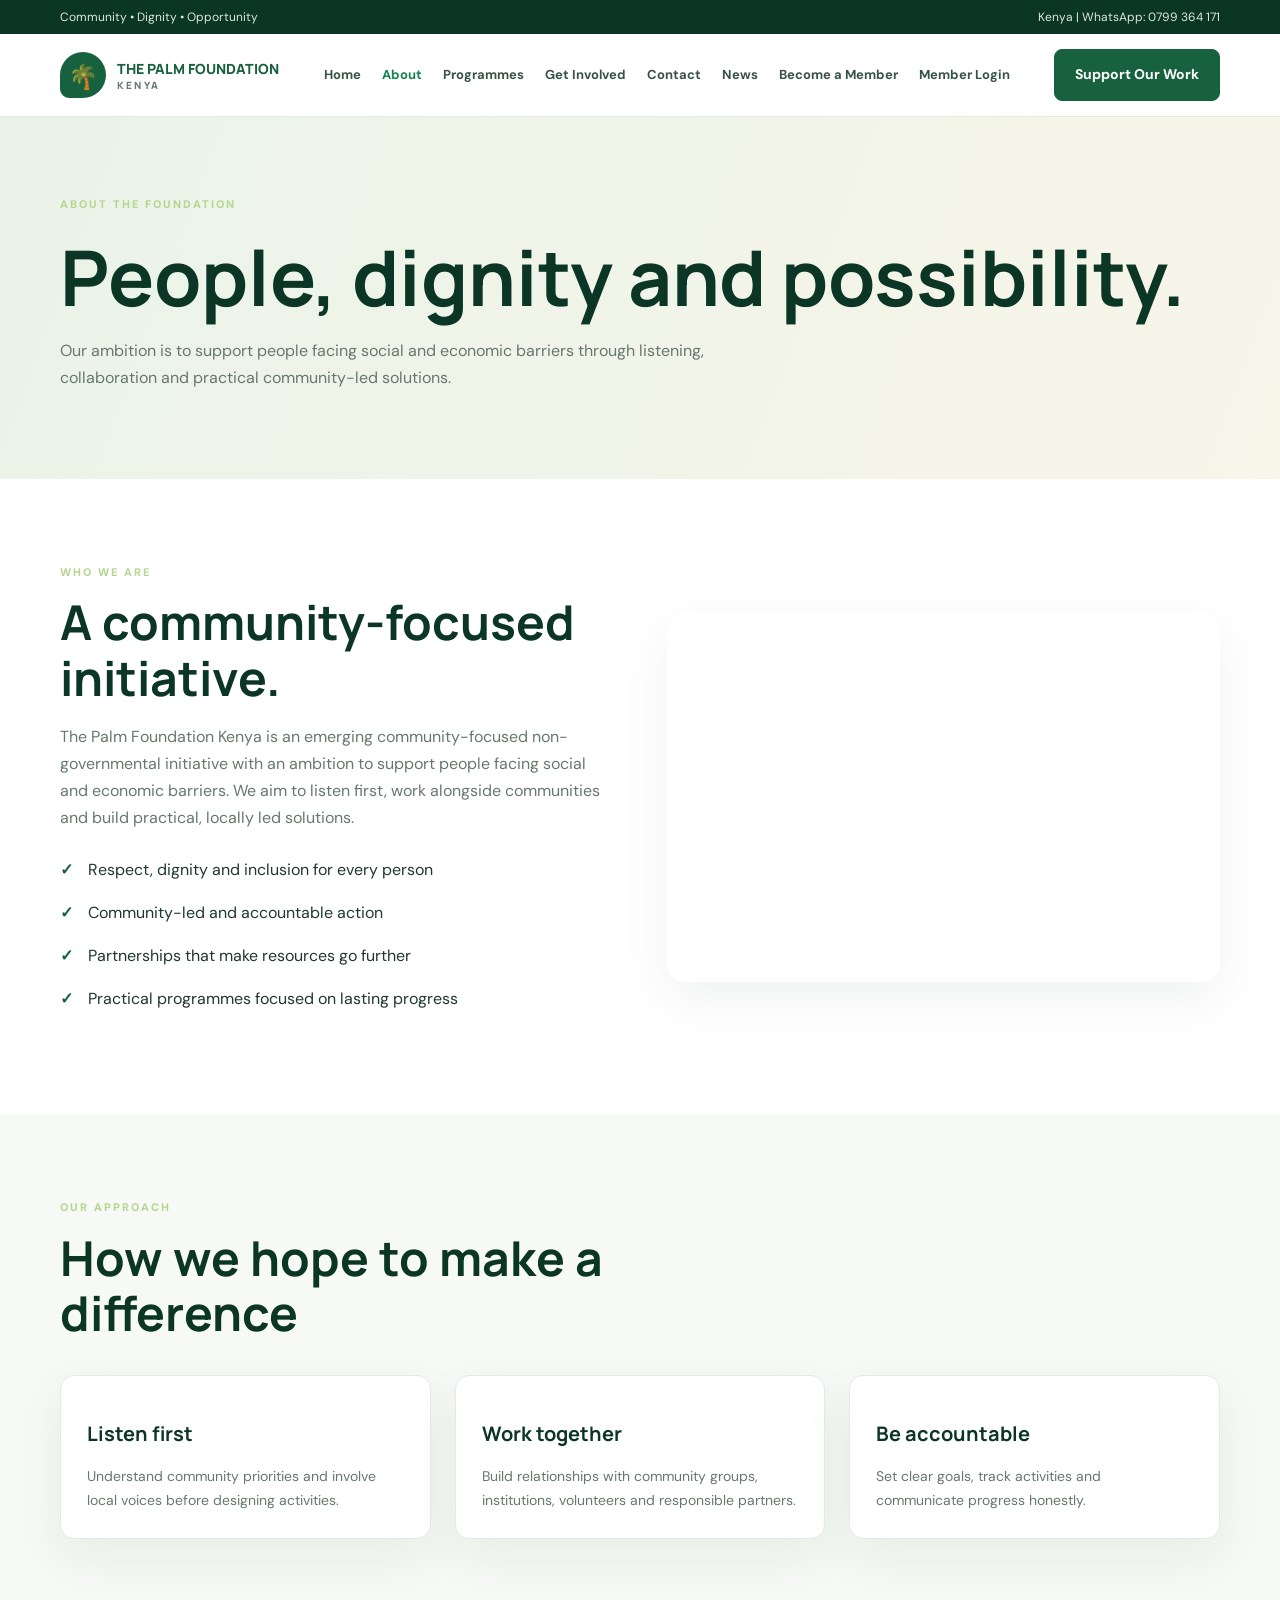
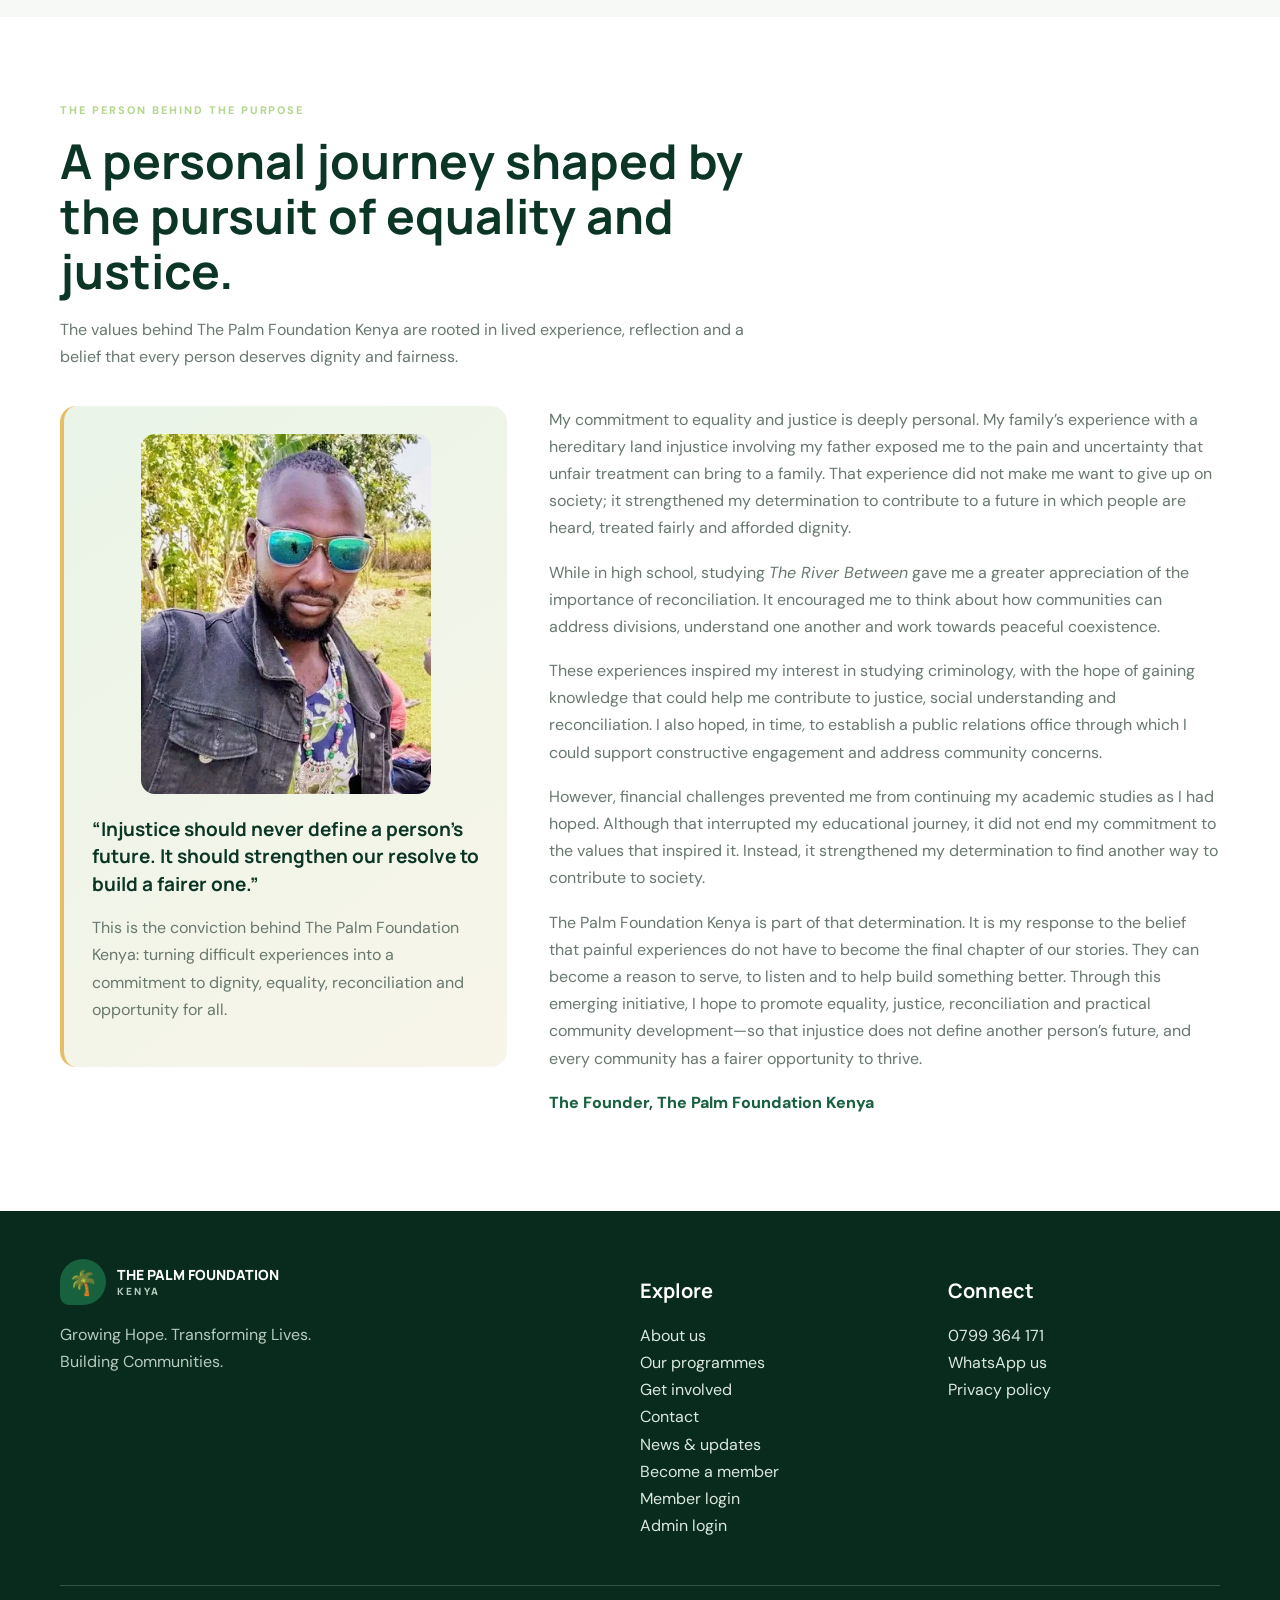
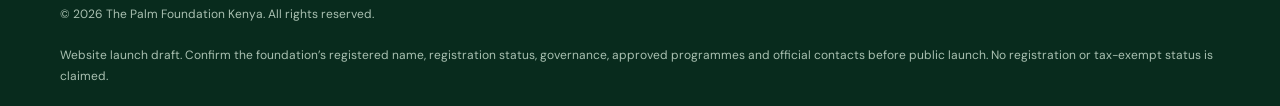
<file: about.html>
<!doctype html><html lang="en"><head><meta charset="utf-8"><meta name="viewport" content="width=device-width,initial-scale=1"><meta name="description" content="Learn about The Palm Foundation Kenya, its community-first approach and the founder’s story."><meta name="theme-color" content="#17613f"><meta property="og:type" content="website"><meta property="og:title" content="About Us | The Palm Foundation Kenya"><meta property="og:description" content="Learn about The Palm Foundation Kenya, its community-first approach and the founder’s story."><title>About Us | The Palm Foundation Kenya</title><link rel="icon" href="favicon.svg" type="image/svg+xml"><link rel="stylesheet" href="css/style.css"></head><body><div class="topbar"><div class="wrap"><span>Community • Dignity • Opportunity</span><span>Kenya | WhatsApp: 0799 364 171</span></div></div><header class="site-header"><div class="wrap nav"><a class="brand" href="index.html"><span class="mark">🌴</span><span>THE PALM FOUNDATION<small>KENYA</small></span></a><nav class="navlinks" aria-label="Main navigation"><a href="index.html" >Home</a><a href="about.html" aria-current="page">About</a><a href="programs.html" >Programmes</a><a href="get-involved.html" >Get Involved</a><a href="contact.html" >Contact</a><a href="news.html">News</a><a href="member/register.html">Become a Member</a><a href="member/login.html">Member Login</a></nav><a class="btn" href="get-involved.html">Support Our Work</a><button class="menu" aria-label="Toggle navigation" aria-expanded="false">☰</button></div></header><main><section class="page-hero"><div class="wrap"><span class="tag">About the foundation</span><h1>People, dignity and possibility.</h1><p>Our ambition is to support people facing social and economic barriers through listening, collaboration and practical community-led solutions.</p></div></section><section class="section"><div class="wrap grid2"><div><span class="tag">Who we are</span><h2>A community-focused initiative.</h2><p>The Palm Foundation Kenya is an emerging community-focused non-governmental initiative with an ambition to support people facing social and economic barriers. We aim to listen first, work alongside communities and build practical, locally led solutions.</p><ul class="checks"><li>Respect, dignity and inclusion for every person</li><li>Community-led and accountable action</li><li>Partnerships that make resources go further</li><li>Practical programmes focused on lasting progress</li></ul></div><div class="photo" role="img" aria-label="Community members working together"></div></div></section><section class="section soft"><div class="wrap"><div class="section-head"><span class="tag">Our approach</span><h2>How we hope to make a difference</h2></div><div class="three"><article class="card"><h3>Listen first</h3><p>Understand community priorities and involve local voices before designing activities.</p></article><article class="card"><h3>Work together</h3><p>Build relationships with community groups, institutions, volunteers and responsible partners.</p></article><article class="card"><h3>Be accountable</h3><p>Set clear goals, track activities and communicate progress honestly.</p></article></div></div></section><section class="section"><div class="wrap"><div class="section-head"><span class="tag">The person behind the purpose</span><h2>A personal journey shaped by the pursuit of equality and justice.</h2><p>The values behind The Palm Foundation Kenya are rooted in lived experience, reflection and a belief that every person deserves dignity and fairness.</p></div><div class="founder"><div class="founder-card"><img src="images/founder.jpg" alt="Founder of The Palm Foundation Kenya"><blockquote>“Injustice should never define a person’s future. It should strengthen our resolve to build a fairer one.”</blockquote><p>This is the conviction behind The Palm Foundation Kenya: turning difficult experiences into a commitment to dignity, equality, reconciliation and opportunity for all.</p></div><div class="founder-copy"><p>My commitment to equality and justice is deeply personal. My family’s experience with a hereditary land injustice involving my father exposed me to the pain and uncertainty that unfair treatment can bring to a family. That experience did not make me want to give up on society; it strengthened my determination to contribute to a future in which people are heard, treated fairly and afforded dignity.</p><p>While in high school, studying <em>The River Between</em> gave me a greater appreciation of the importance of reconciliation. It encouraged me to think about how communities can address divisions, understand one another and work towards peaceful coexistence.</p><p>These experiences inspired my interest in studying criminology, with the hope of gaining knowledge that could help me contribute to justice, social understanding and reconciliation. I also hoped, in time, to establish a public relations office through which I could support constructive engagement and address community concerns.</p><p>However, financial challenges prevented me from continuing my academic studies as I had hoped. Although that interrupted my educational journey, it did not end my commitment to the values that inspired it. Instead, it strengthened my determination to find another way to contribute to society.</p><p>The Palm Foundation Kenya is part of that determination. It is my response to the belief that painful experiences do not have to become the final chapter of our stories. They can become a reason to serve, to listen and to help build something better. Through this emerging initiative, I hope to promote equality, justice, reconciliation and practical community development—so that injustice does not define another person’s future, and every community has a fairer opportunity to thrive.</p><p class="signature">The Founder, The Palm Foundation Kenya</p></div></div></div></section></main><footer class="site-footer"><div class="wrap"><div class="footer-grid"><div><a class="brand" href="index.html" style="color:white"><span class="mark">🌴</span><span style="color:white">THE PALM FOUNDATION<small style="color:#b7cabe">KENYA</small></span></a><p>Growing Hope. Transforming Lives.<br>Building Communities.</p></div><div><h3>Explore</h3><p><a href="about.html">About us</a><br><a href="programs.html">Our programmes</a><br><a href="get-involved.html">Get involved</a><br><a href="contact.html">Contact</a><br><a href="news.html">News & updates</a><br><a href="member/register.html">Become a member</a><br><a href="member/login.html">Member login</a><br><a href="admin/login.html">Admin login</a></p></div><div><h3>Connect</h3><p><a href="tel:+254799364171">0799 364 171</a><br><a href="https://wa.me/254799364171">WhatsApp us</a><br><a href="privacy-policy.html">Privacy policy</a></p></div></div><div class="copyright">© <span data-year></span> The Palm Foundation Kenya. All rights reserved.<br><br>Website launch draft. Confirm the foundation’s registered name, registration status, governance, approved programmes and official contacts before public launch. No registration or tax-exempt status is claimed.</div></div></footer><script src="js/script.js"></script></body></html>
</file>
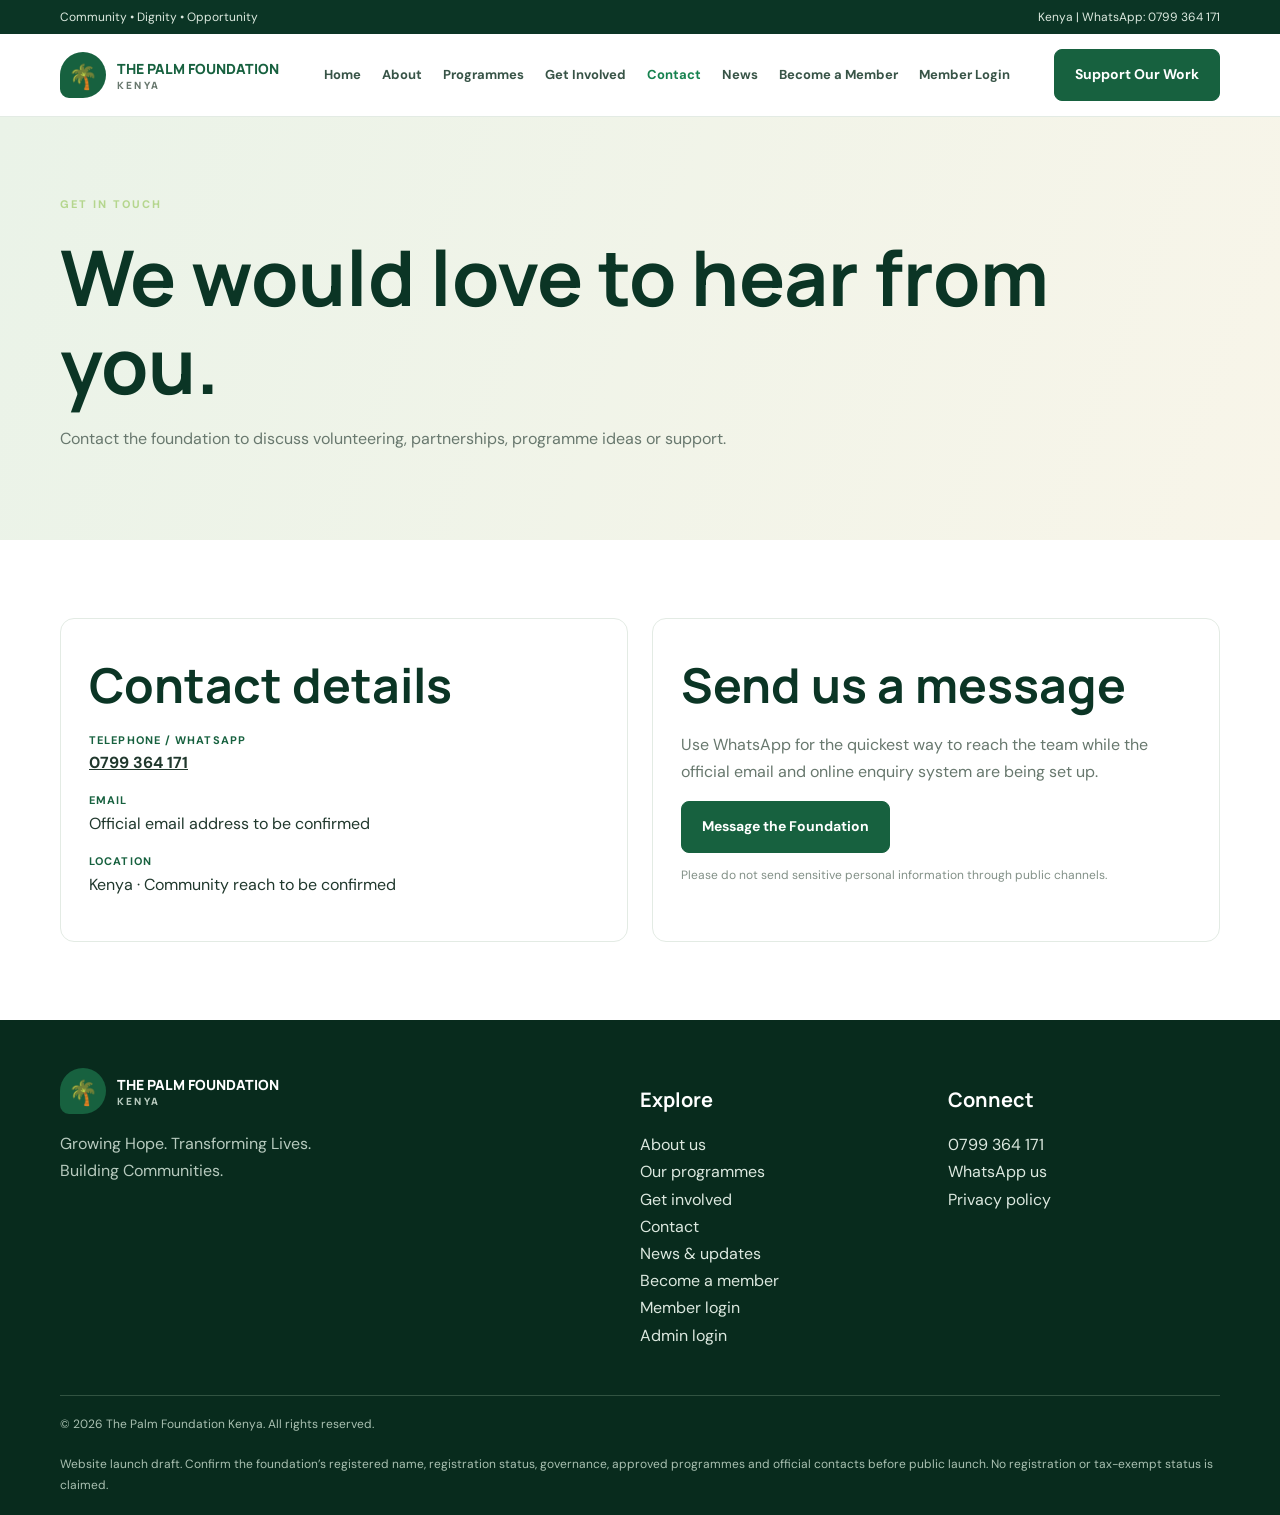
<file: contact.html>
<!doctype html><html lang="en"><head><meta charset="utf-8"><meta name="viewport" content="width=device-width,initial-scale=1"><meta name="description" content="Contact The Palm Foundation Kenya about volunteering, partnerships and enquiries."><meta name="theme-color" content="#17613f"><meta property="og:type" content="website"><meta property="og:title" content="Contact Us | The Palm Foundation Kenya"><meta property="og:description" content="Contact The Palm Foundation Kenya about volunteering, partnerships and enquiries."><title>Contact Us | The Palm Foundation Kenya</title><link rel="icon" href="favicon.svg" type="image/svg+xml"><link rel="stylesheet" href="css/style.css"></head><body><div class="topbar"><div class="wrap"><span>Community • Dignity • Opportunity</span><span>Kenya | WhatsApp: 0799 364 171</span></div></div><header class="site-header"><div class="wrap nav"><a class="brand" href="index.html"><span class="mark">🌴</span><span>THE PALM FOUNDATION<small>KENYA</small></span></a><nav class="navlinks" aria-label="Main navigation"><a href="index.html" >Home</a><a href="about.html" >About</a><a href="programs.html" >Programmes</a><a href="get-involved.html" >Get Involved</a><a href="contact.html" aria-current="page">Contact</a><a href="news.html">News</a><a href="member/register.html">Become a Member</a><a href="member/login.html">Member Login</a></nav><a class="btn" href="get-involved.html">Support Our Work</a><button class="menu" aria-label="Toggle navigation" aria-expanded="false">☰</button></div></header><main><section class="page-hero"><div class="wrap"><span class="tag">Get in touch</span><h1>We would love to hear from you.</h1><p>Contact the foundation to discuss volunteering, partnerships, programme ideas or support.</p></div></section><section class="section"><div class="wrap contact-grid"><div class="contact-box"><h2>Contact details</h2><div class="contact-line"><b>Telephone / WhatsApp</b><a href="tel:+254799364171">0799 364 171</a></div><div class="contact-line"><b>Email</b><span>Official email address to be confirmed</span></div><div class="contact-line"><b>Location</b><span>Kenya · Community reach to be confirmed</span></div></div><div class="contact-box"><h2>Send us a message</h2><p>Use WhatsApp for the quickest way to reach the team while the official email and online enquiry system are being set up.</p><a class="btn" href="https://wa.me/254799364171?text=Hello%2C%20I%20would%20like%20to%20contact%20The%20Palm%20Foundation%20Kenya.">Message the Foundation</a><p class="notice">Please do not send sensitive personal information through public channels.</p></div></div></section></main><footer class="site-footer"><div class="wrap"><div class="footer-grid"><div><a class="brand" href="index.html" style="color:white"><span class="mark">🌴</span><span style="color:white">THE PALM FOUNDATION<small style="color:#b7cabe">KENYA</small></span></a><p>Growing Hope. Transforming Lives.<br>Building Communities.</p></div><div><h3>Explore</h3><p><a href="about.html">About us</a><br><a href="programs.html">Our programmes</a><br><a href="get-involved.html">Get involved</a><br><a href="contact.html">Contact</a><br><a href="news.html">News & updates</a><br><a href="member/register.html">Become a member</a><br><a href="member/login.html">Member login</a><br><a href="admin/login.html">Admin login</a></p></div><div><h3>Connect</h3><p><a href="tel:+254799364171">0799 364 171</a><br><a href="https://wa.me/254799364171">WhatsApp us</a><br><a href="privacy-policy.html">Privacy policy</a></p></div></div><div class="copyright">© <span data-year></span> The Palm Foundation Kenya. All rights reserved.<br><br>Website launch draft. Confirm the foundation’s registered name, registration status, governance, approved programmes and official contacts before public launch. No registration or tax-exempt status is claimed.</div></div></footer><script src="js/script.js"></script></body></html>
</file>
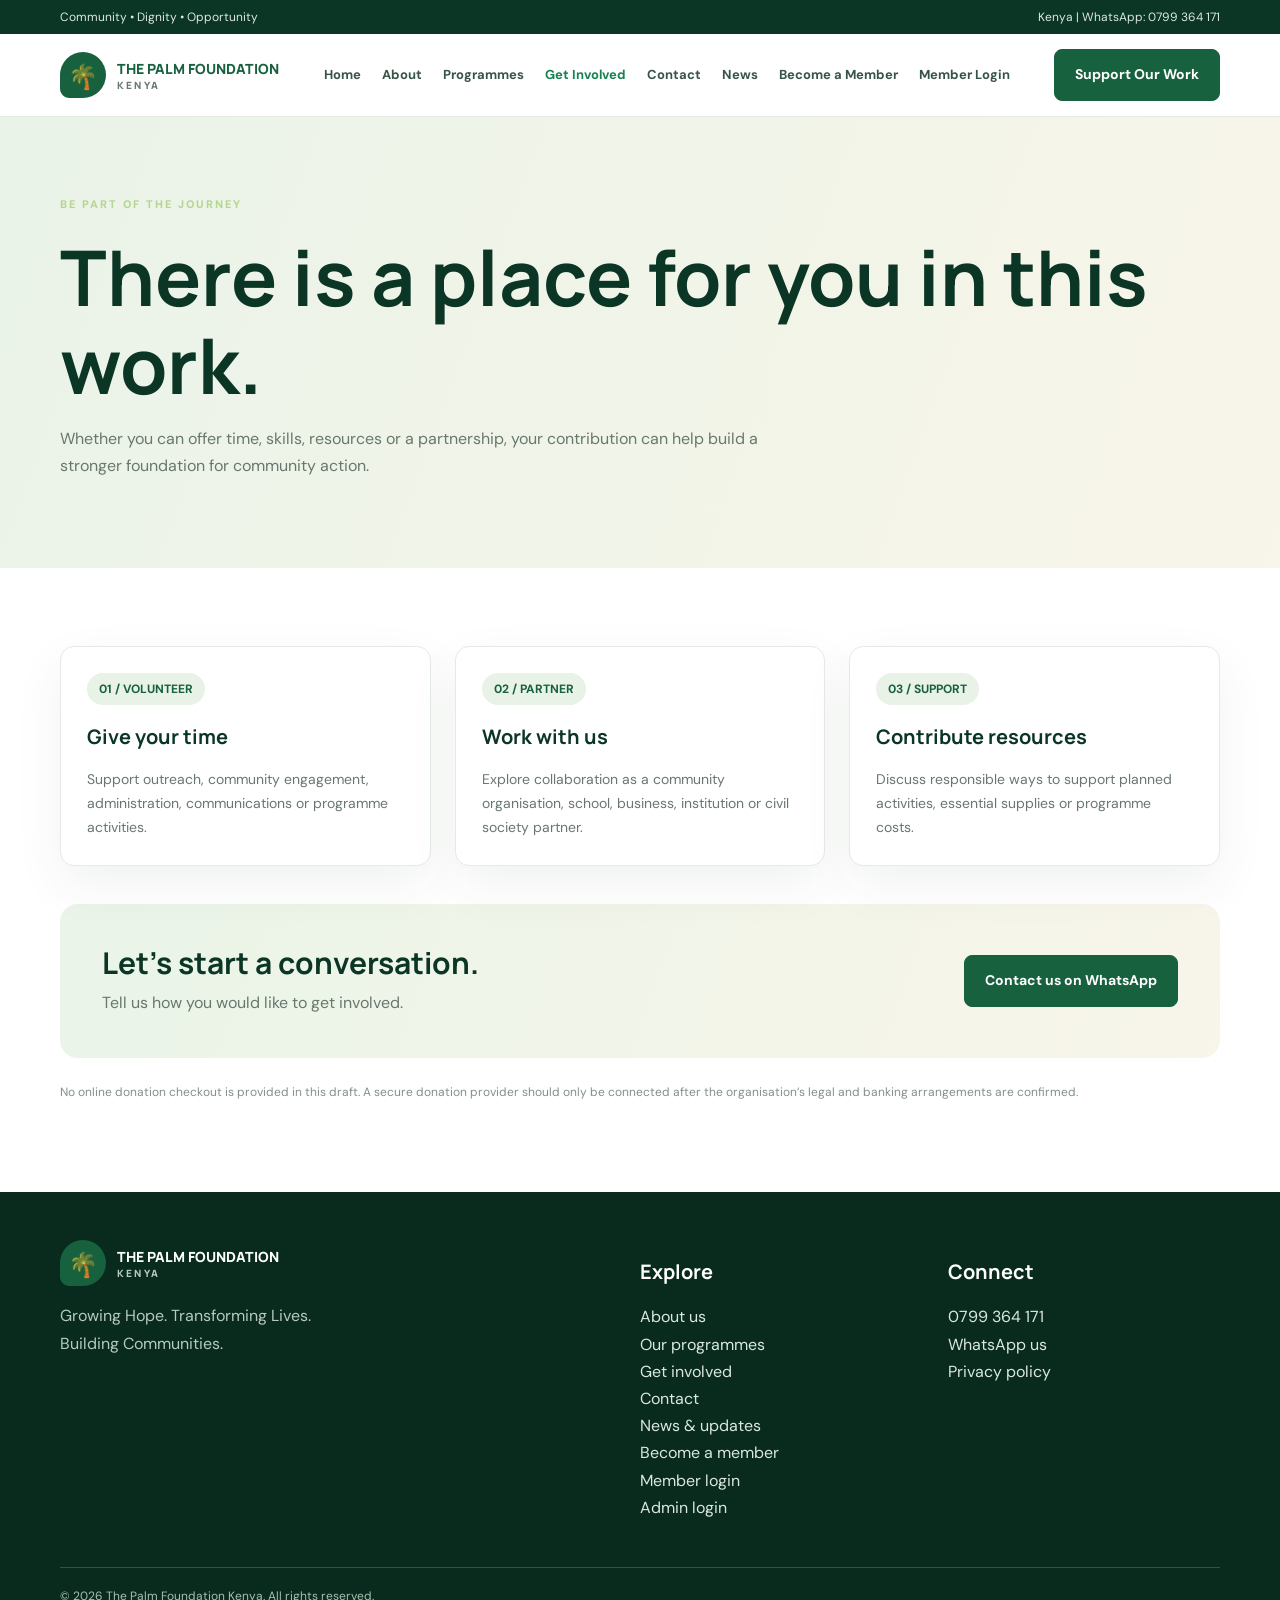
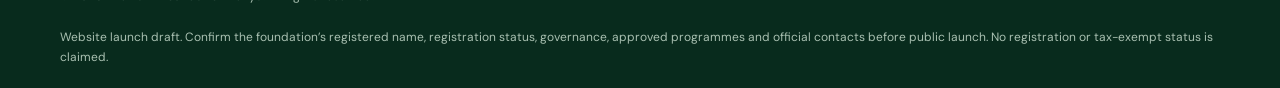
<file: get-involved.html>
<!doctype html><html lang="en"><head><meta charset="utf-8"><meta name="viewport" content="width=device-width,initial-scale=1"><meta name="description" content="Find out how to volunteer, partner or support The Palm Foundation Kenya."><meta name="theme-color" content="#17613f"><meta property="og:type" content="website"><meta property="og:title" content="Get Involved | The Palm Foundation Kenya"><meta property="og:description" content="Find out how to volunteer, partner or support The Palm Foundation Kenya."><title>Get Involved | The Palm Foundation Kenya</title><link rel="icon" href="favicon.svg" type="image/svg+xml"><link rel="stylesheet" href="css/style.css"></head><body><div class="topbar"><div class="wrap"><span>Community • Dignity • Opportunity</span><span>Kenya | WhatsApp: 0799 364 171</span></div></div><header class="site-header"><div class="wrap nav"><a class="brand" href="index.html"><span class="mark">🌴</span><span>THE PALM FOUNDATION<small>KENYA</small></span></a><nav class="navlinks" aria-label="Main navigation"><a href="index.html" >Home</a><a href="about.html" >About</a><a href="programs.html" >Programmes</a><a href="get-involved.html" aria-current="page">Get Involved</a><a href="contact.html" >Contact</a><a href="news.html">News</a><a href="member/register.html">Become a Member</a><a href="member/login.html">Member Login</a></nav><a class="btn" href="get-involved.html">Support Our Work</a><button class="menu" aria-label="Toggle navigation" aria-expanded="false">☰</button></div></header><main><section class="page-hero"><div class="wrap"><span class="tag">Be part of the journey</span><h1>There is a place for you in this work.</h1><p>Whether you can offer time, skills, resources or a partnership, your contribution can help build a stronger foundation for community action.</p></div></section><section class="section"><div class="wrap"><div class="three"><article class="card"><span class="pill">01 / VOLUNTEER</span><h3>Give your time</h3><p>Support outreach, community engagement, administration, communications or programme activities.</p></article><article class="card"><span class="pill">02 / PARTNER</span><h3>Work with us</h3><p>Explore collaboration as a community organisation, school, business, institution or civil society partner.</p></article><article class="card"><span class="pill">03 / SUPPORT</span><h3>Contribute resources</h3><p>Discuss responsible ways to support planned activities, essential supplies or programme costs.</p></article></div><div class="cta" style="margin-top:38px"><div><h2>Let’s start a conversation.</h2><p>Tell us how you would like to get involved.</p></div><a class="btn" href="https://wa.me/254799364171?text=Hello%20The%20Palm%20Foundation%20Kenya%2C%20I%20would%20like%20to%20get%20involved.">Contact us on WhatsApp</a></div><p class="notice" style="margin-top:24px">No online donation checkout is provided in this draft. A secure donation provider should only be connected after the organisation’s legal and banking arrangements are confirmed.</p></div></section></main><footer class="site-footer"><div class="wrap"><div class="footer-grid"><div><a class="brand" href="index.html" style="color:white"><span class="mark">🌴</span><span style="color:white">THE PALM FOUNDATION<small style="color:#b7cabe">KENYA</small></span></a><p>Growing Hope. Transforming Lives.<br>Building Communities.</p></div><div><h3>Explore</h3><p><a href="about.html">About us</a><br><a href="programs.html">Our programmes</a><br><a href="get-involved.html">Get involved</a><br><a href="contact.html">Contact</a><br><a href="news.html">News & updates</a><br><a href="member/register.html">Become a member</a><br><a href="member/login.html">Member login</a><br><a href="admin/login.html">Admin login</a></p></div><div><h3>Connect</h3><p><a href="tel:+254799364171">0799 364 171</a><br><a href="https://wa.me/254799364171">WhatsApp us</a><br><a href="privacy-policy.html">Privacy policy</a></p></div></div><div class="copyright">© <span data-year></span> The Palm Foundation Kenya. All rights reserved.<br><br>Website launch draft. Confirm the foundation’s registered name, registration status, governance, approved programmes and official contacts before public launch. No registration or tax-exempt status is claimed.</div></div></footer><script src="js/script.js"></script></body></html>
</file>
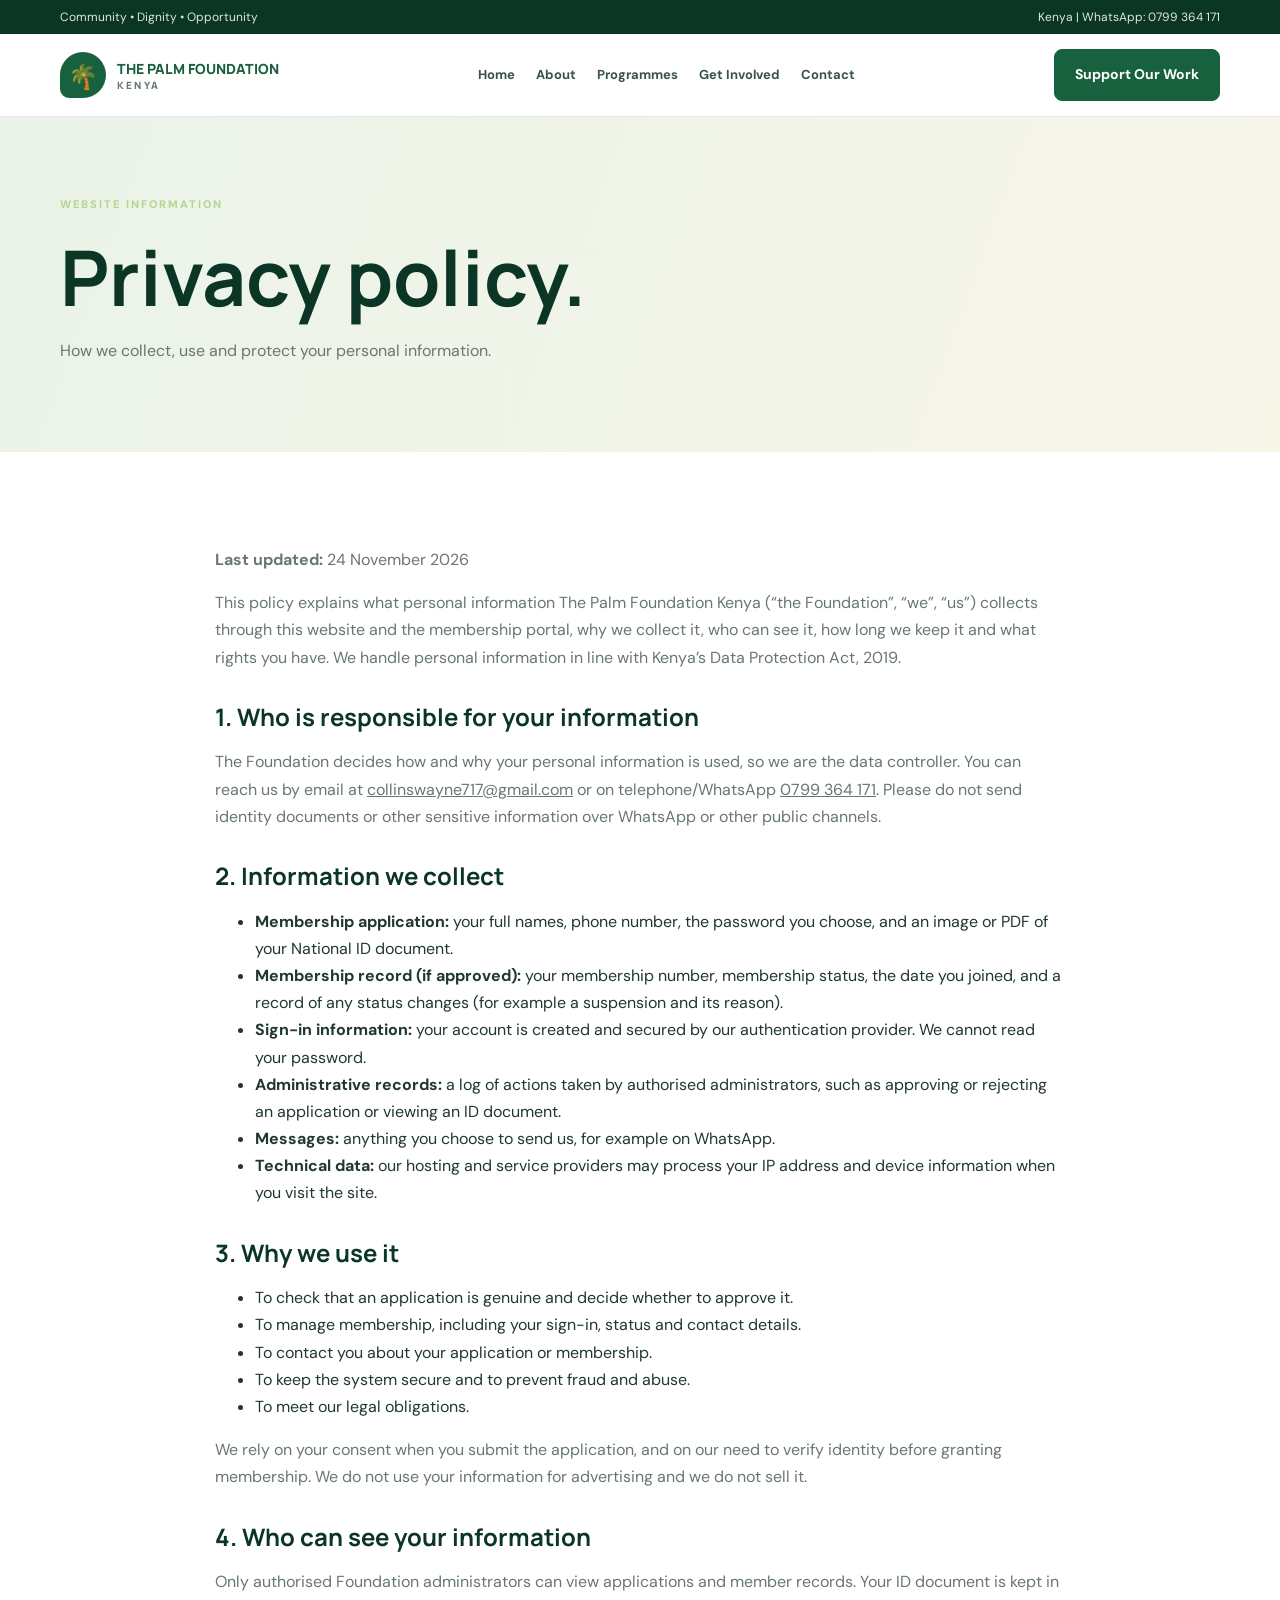
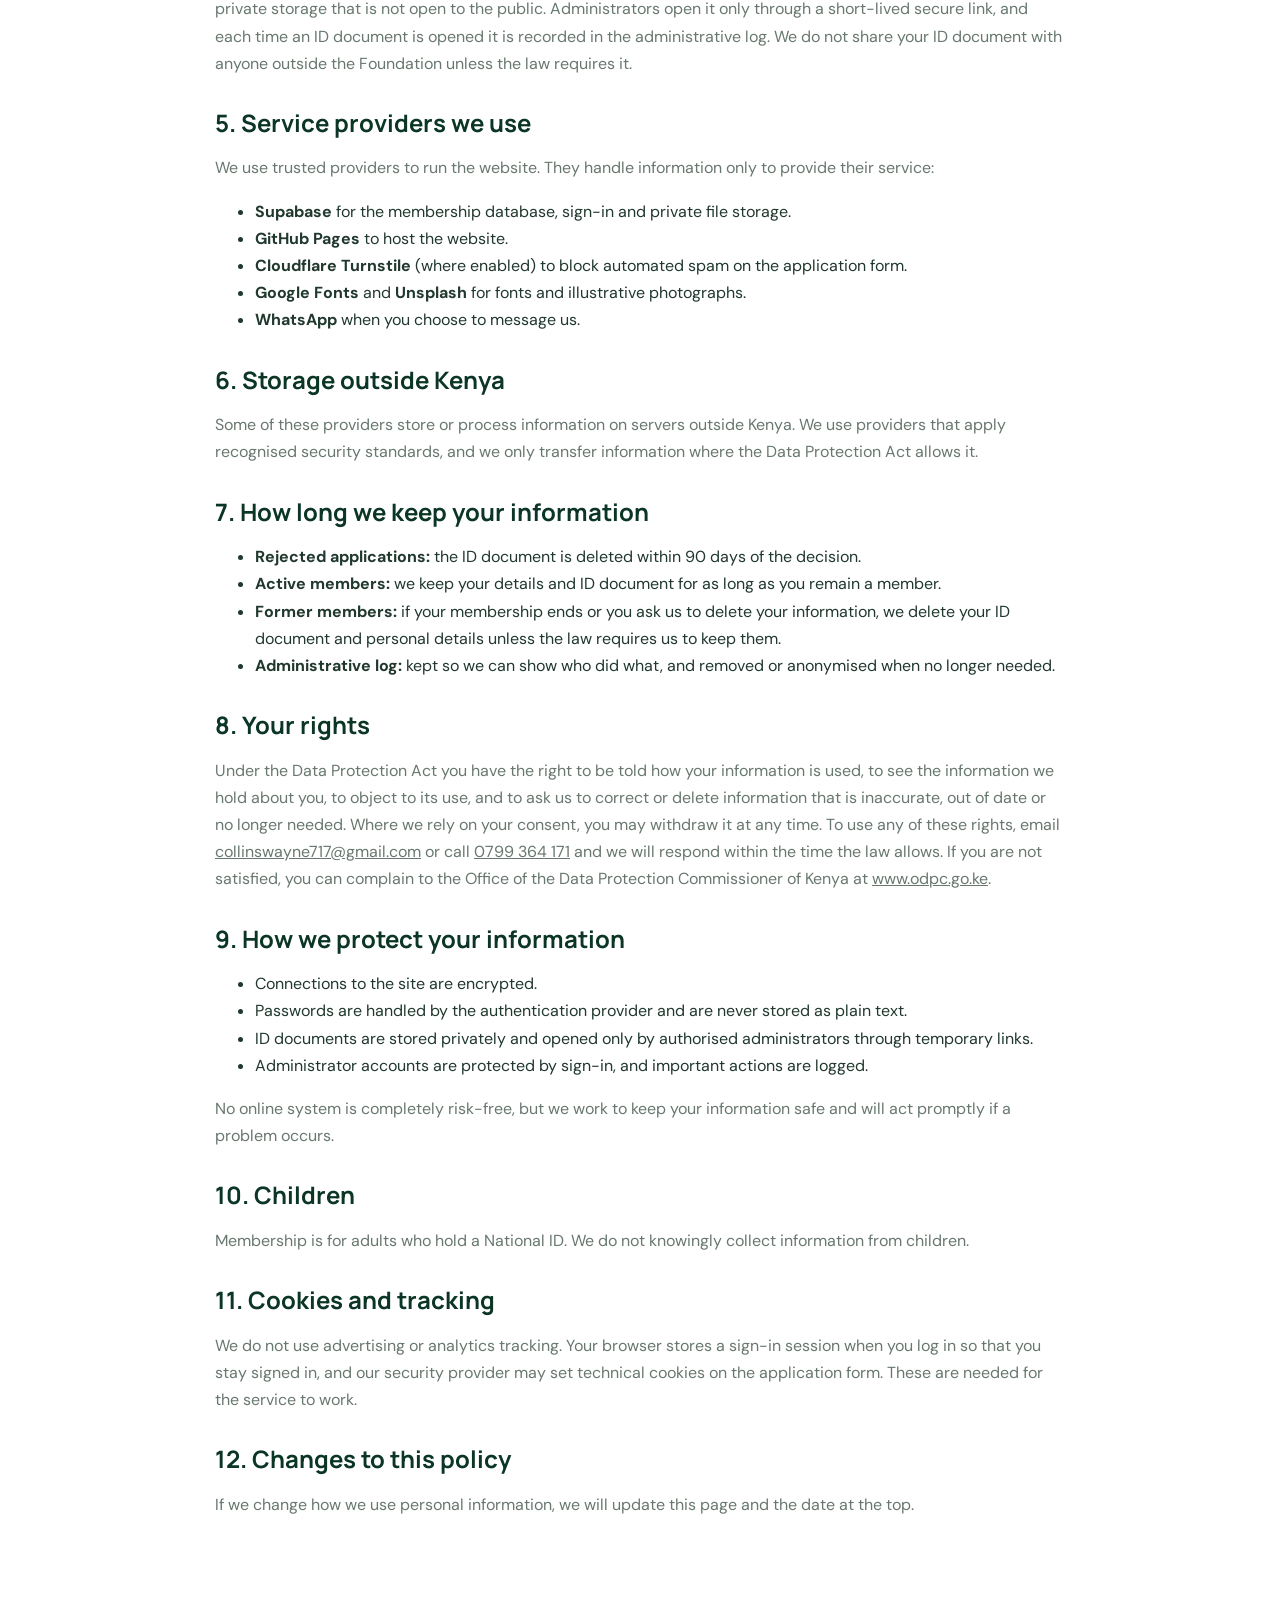
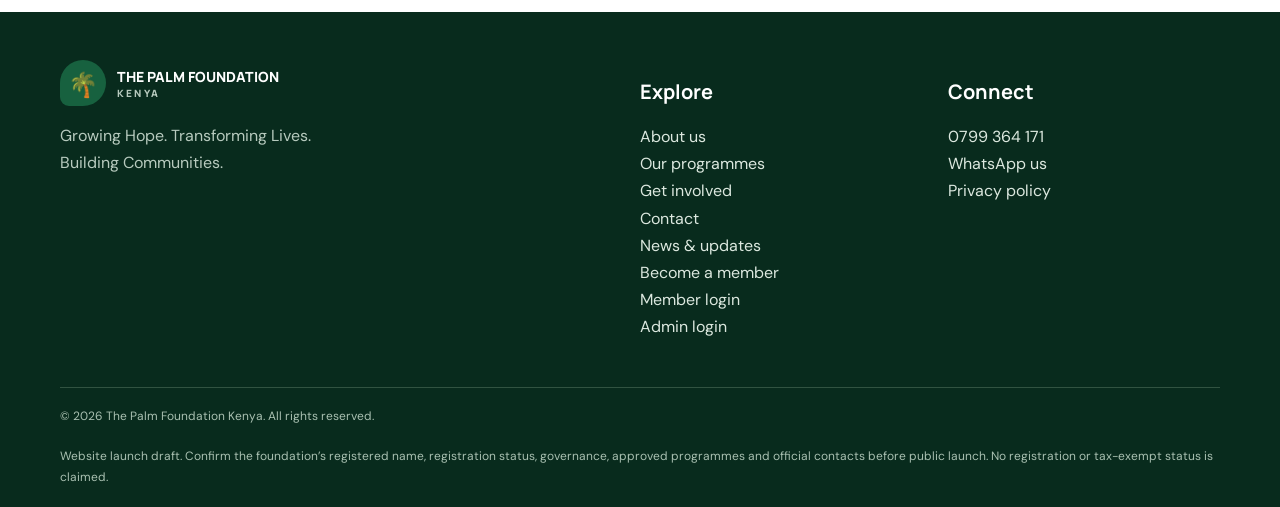
<file: privacy-policy.html>
<!doctype html><html lang="en"><head><meta charset="utf-8"><meta name="viewport" content="width=device-width,initial-scale=1"><meta name="description" content="How The Palm Foundation Kenya collects, uses and protects personal information."><meta name="theme-color" content="#17613f"><meta property="og:type" content="website"><meta property="og:title" content="Privacy Policy | The Palm Foundation Kenya"><meta property="og:description" content="How The Palm Foundation Kenya collects, uses and protects personal information."><title>Privacy Policy | The Palm Foundation Kenya</title><link rel="icon" href="favicon.svg" type="image/svg+xml"><link rel="stylesheet" href="css/style.css"></head><body><div class="topbar"><div class="wrap"><span>Community • Dignity • Opportunity</span><span>Kenya | WhatsApp: 0799 364 171</span></div></div><header class="site-header"><div class="wrap nav"><a class="brand" href="index.html"><span class="mark">🌴</span><span>THE PALM FOUNDATION<small>KENYA</small></span></a><nav class="navlinks" aria-label="Main navigation"><a href="index.html" >Home</a><a href="about.html" >About</a><a href="programs.html" >Programmes</a><a href="get-involved.html" >Get Involved</a><a href="contact.html" >Contact</a></nav><a class="btn" href="get-involved.html">Support Our Work</a><button class="menu" aria-label="Toggle navigation" aria-expanded="false">☰</button></div></header><main><section class="page-hero"><div class="wrap"><span class="tag">Website information</span><h1>Privacy policy.</h1><p>How we collect, use and protect your personal information.</p></div></section><section class="section"><div class="wrap legal"><p><strong>Last updated:</strong> 24 November 2026</p><p>This policy explains what personal information The Palm Foundation Kenya (“the Foundation”, “we”, “us”) collects through this website and the membership portal, why we collect it, who can see it, how long we keep it and what rights you have. We handle personal information in line with Kenya’s Data Protection Act, 2019.</p>
<h2>1. Who is responsible for your information</h2><p>The Foundation decides how and why your personal information is used, so we are the data controller. You can reach us by email at <a href="mailto:collinswayne717@gmail.com">collinswayne717@gmail.com</a> or on telephone/WhatsApp <a href="tel:+254799364171">0799 364 171</a>. Please do not send identity documents or other sensitive information over WhatsApp or other public channels.</p>
<h2>2. Information we collect</h2><ul><li><strong>Membership application:</strong> your full names, phone number, the password you choose, and an image or PDF of your National ID document.</li><li><strong>Membership record (if approved):</strong> your membership number, membership status, the date you joined, and a record of any status changes (for example a suspension and its reason).</li><li><strong>Sign-in information:</strong> your account is created and secured by our authentication provider. We cannot read your password.</li><li><strong>Administrative records:</strong> a log of actions taken by authorised administrators, such as approving or rejecting an application or viewing an ID document.</li><li><strong>Messages:</strong> anything you choose to send us, for example on WhatsApp.</li><li><strong>Technical data:</strong> our hosting and service providers may process your IP address and device information when you visit the site.</li></ul>
<h2>3. Why we use it</h2><ul><li>To check that an application is genuine and decide whether to approve it.</li><li>To manage membership, including your sign-in, status and contact details.</li><li>To contact you about your application or membership.</li><li>To keep the system secure and to prevent fraud and abuse.</li><li>To meet our legal obligations.</li></ul><p>We rely on your consent when you submit the application, and on our need to verify identity before granting membership. We do not use your information for advertising and we do not sell it.</p>
<h2>4. Who can see your information</h2><p>Only authorised Foundation administrators can view applications and member records. Your ID document is kept in private storage that is not open to the public. Administrators open it only through a short-lived secure link, and each time an ID document is opened it is recorded in the administrative log. We do not share your ID document with anyone outside the Foundation unless the law requires it.</p>
<h2>5. Service providers we use</h2><p>We use trusted providers to run the website. They handle information only to provide their service:</p><ul><li><strong>Supabase</strong> for the membership database, sign-in and private file storage.</li><li><strong>GitHub Pages</strong> to host the website.</li><li><strong>Cloudflare Turnstile</strong> (where enabled) to block automated spam on the application form.</li><li><strong>Google Fonts</strong> and <strong>Unsplash</strong> for fonts and illustrative photographs.</li><li><strong>WhatsApp</strong> when you choose to message us.</li></ul>
<h2>6. Storage outside Kenya</h2><p>Some of these providers store or process information on servers outside Kenya. We use providers that apply recognised security standards, and we only transfer information where the Data Protection Act allows it.</p>
<h2>7. How long we keep your information</h2><ul><li><strong>Rejected applications:</strong> the ID document is deleted within 90 days of the decision.</li><li><strong>Active members:</strong> we keep your details and ID document for as long as you remain a member.</li><li><strong>Former members:</strong> if your membership ends or you ask us to delete your information, we delete your ID document and personal details unless the law requires us to keep them.</li><li><strong>Administrative log:</strong> kept so we can show who did what, and removed or anonymised when no longer needed.</li></ul>
<h2>8. Your rights</h2><p>Under the Data Protection Act you have the right to be told how your information is used, to see the information we hold about you, to object to its use, and to ask us to correct or delete information that is inaccurate, out of date or no longer needed. Where we rely on your consent, you may withdraw it at any time. To use any of these rights, email <a href="mailto:collinswayne717@gmail.com">collinswayne717@gmail.com</a> or call <a href="tel:+254799364171">0799 364 171</a> and we will respond within the time the law allows. If you are not satisfied, you can complain to the Office of the Data Protection Commissioner of Kenya at <a href="https://www.odpc.go.ke" rel="noopener">www.odpc.go.ke</a>.</p>
<h2>9. How we protect your information</h2><ul><li>Connections to the site are encrypted.</li><li>Passwords are handled by the authentication provider and are never stored as plain text.</li><li>ID documents are stored privately and opened only by authorised administrators through temporary links.</li><li>Administrator accounts are protected by sign-in, and important actions are logged.</li></ul><p>No online system is completely risk-free, but we work to keep your information safe and will act promptly if a problem occurs.</p>
<h2>10. Children</h2><p>Membership is for adults who hold a National ID. We do not knowingly collect information from children.</p>
<h2>11. Cookies and tracking</h2><p>We do not use advertising or analytics tracking. Your browser stores a sign-in session when you log in so that you stay signed in, and our security provider may set technical cookies on the application form. These are needed for the service to work.</p>
<h2>12. Changes to this policy</h2><p>If we change how we use personal information, we will update this page and the date at the top.</p></div></div></section></main><footer class="site-footer"><div class="wrap"><div class="footer-grid"><div><a class="brand" href="index.html" style="color:white"><span class="mark">🌴</span><span style="color:white">THE PALM FOUNDATION<small style="color:#b7cabe">KENYA</small></span></a><p>Growing Hope. Transforming Lives.<br>Building Communities.</p></div><div><h3>Explore</h3><p><a href="about.html">About us</a><br><a href="programs.html">Our programmes</a><br><a href="get-involved.html">Get involved</a><br><a href="contact.html">Contact</a><br><a href="news.html">News &amp; updates</a><br><a href="member/register.html">Become a member</a><br><a href="member/login.html">Member login</a><br><a href="admin/login.html">Admin login</a></p></div><div><h3>Connect</h3><p><a href="tel:+254799364171">0799 364 171</a><br><a href="https://wa.me/254799364171">WhatsApp us</a><br><a href="privacy-policy.html">Privacy policy</a></p></div></div><div class="copyright">© <span data-year></span> The Palm Foundation Kenya. All rights reserved.<br><br>Website launch draft. Confirm the foundation’s registered name, registration status, governance, approved programmes and official contacts before public launch. No registration or tax-exempt status is claimed.</div></div></footer><script src="js/script.js"></script></body></html>
</file>
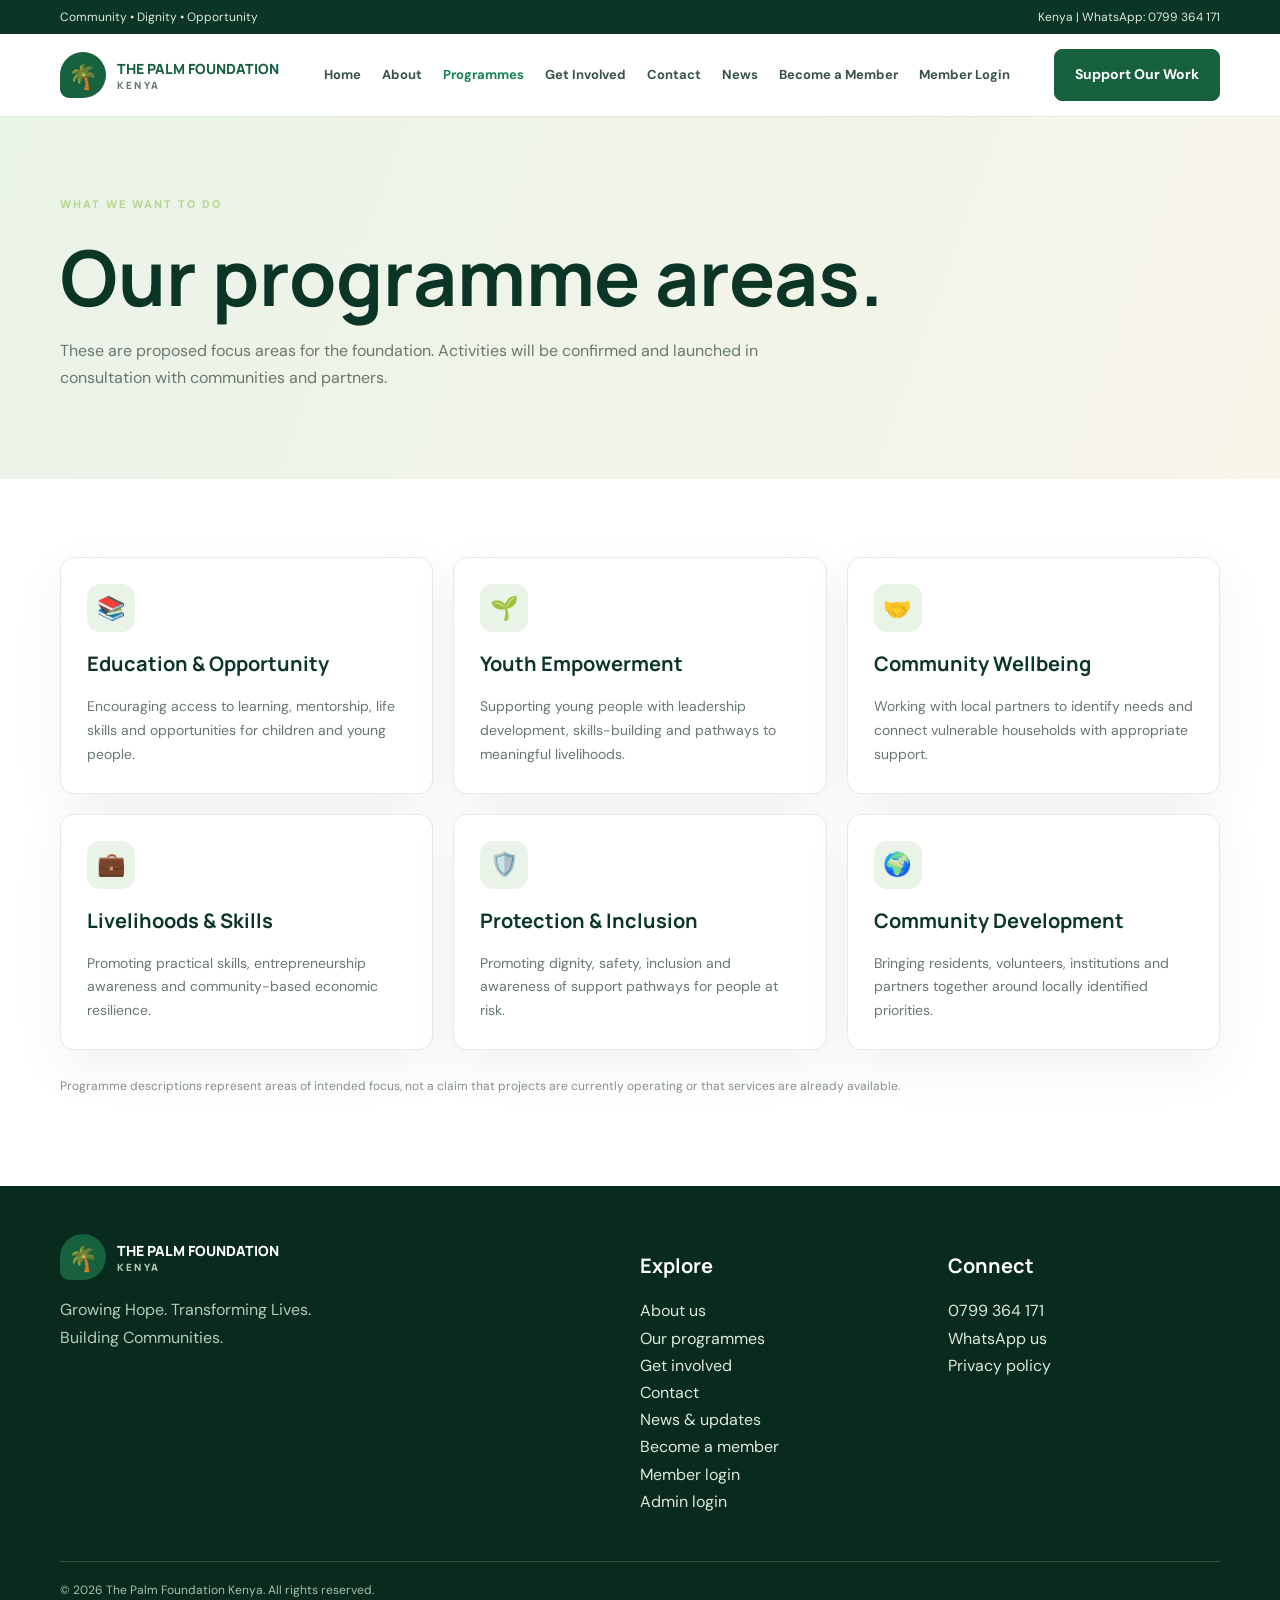
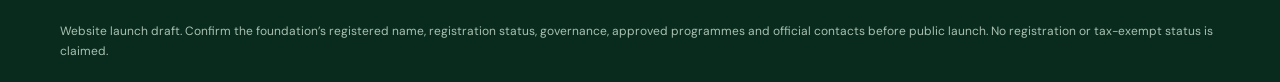
<file: programs.html>
<!doctype html><html lang="en"><head><meta charset="utf-8"><meta name="viewport" content="width=device-width,initial-scale=1"><meta name="description" content="Explore the proposed programme areas of The Palm Foundation Kenya."><meta name="theme-color" content="#17613f"><meta property="og:type" content="website"><meta property="og:title" content="Our Programmes | The Palm Foundation Kenya"><meta property="og:description" content="Explore the proposed programme areas of The Palm Foundation Kenya."><title>Our Programmes | The Palm Foundation Kenya</title><link rel="icon" href="favicon.svg" type="image/svg+xml"><link rel="stylesheet" href="css/style.css"></head><body><div class="topbar"><div class="wrap"><span>Community • Dignity • Opportunity</span><span>Kenya | WhatsApp: 0799 364 171</span></div></div><header class="site-header"><div class="wrap nav"><a class="brand" href="index.html"><span class="mark">🌴</span><span>THE PALM FOUNDATION<small>KENYA</small></span></a><nav class="navlinks" aria-label="Main navigation"><a href="index.html" >Home</a><a href="about.html" >About</a><a href="programs.html" aria-current="page">Programmes</a><a href="get-involved.html" >Get Involved</a><a href="contact.html" >Contact</a><a href="news.html">News</a><a href="member/register.html">Become a Member</a><a href="member/login.html">Member Login</a></nav><a class="btn" href="get-involved.html">Support Our Work</a><button class="menu" aria-label="Toggle navigation" aria-expanded="false">☰</button></div></header><main><section class="page-hero"><div class="wrap"><span class="tag">What we want to do</span><h1>Our programme areas.</h1><p>These are proposed focus areas for the foundation. Activities will be confirmed and launched in consultation with communities and partners.</p></div></section><section class="section"><div class="wrap"><div class="cards"><article class="card"><div class="icon">📚</div><h3>Education & Opportunity</h3><p>Encouraging access to learning, mentorship, life skills and opportunities for children and young people.</p></article><article class="card"><div class="icon">🌱</div><h3>Youth Empowerment</h3><p>Supporting young people with leadership development, skills-building and pathways to meaningful livelihoods.</p></article><article class="card"><div class="icon">🤝</div><h3>Community Wellbeing</h3><p>Working with local partners to identify needs and connect vulnerable households with appropriate support.</p></article><article class="card"><div class="icon">💼</div><h3>Livelihoods & Skills</h3><p>Promoting practical skills, entrepreneurship awareness and community-based economic resilience.</p></article><article class="card"><div class="icon">🛡️</div><h3>Protection & Inclusion</h3><p>Promoting dignity, safety, inclusion and awareness of support pathways for people at risk.</p></article><article class="card"><div class="icon">🌍</div><h3>Community Development</h3><p>Bringing residents, volunteers, institutions and partners together around locally identified priorities.</p></article></div><p class="notice" style="margin-top:26px">Programme descriptions represent areas of intended focus, not a claim that projects are currently operating or that services are already available.</p></div></section></main><footer class="site-footer"><div class="wrap"><div class="footer-grid"><div><a class="brand" href="index.html" style="color:white"><span class="mark">🌴</span><span style="color:white">THE PALM FOUNDATION<small style="color:#b7cabe">KENYA</small></span></a><p>Growing Hope. Transforming Lives.<br>Building Communities.</p></div><div><h3>Explore</h3><p><a href="about.html">About us</a><br><a href="programs.html">Our programmes</a><br><a href="get-involved.html">Get involved</a><br><a href="contact.html">Contact</a><br><a href="news.html">News & updates</a><br><a href="member/register.html">Become a member</a><br><a href="member/login.html">Member login</a><br><a href="admin/login.html">Admin login</a></p></div><div><h3>Connect</h3><p><a href="tel:+254799364171">0799 364 171</a><br><a href="https://wa.me/254799364171">WhatsApp us</a><br><a href="privacy-policy.html">Privacy policy</a></p></div></div><div class="copyright">© <span data-year></span> The Palm Foundation Kenya. All rights reserved.<br><br>Website launch draft. Confirm the foundation’s registered name, registration status, governance, approved programmes and official contacts before public launch. No registration or tax-exempt status is claimed.</div></div></footer><script src="js/script.js"></script></body></html>
</file>
<file: css/style.css>
@import url('https://fonts.googleapis.com/css2?family=DM+Sans:wght@400;500;600;700&family=Manrope:wght@500;600;700;800&display=swap');
:root{--green:#17613f;--deep:#0b3525;--lime:#dcebd4;--gold:#e8bd68;--ink:#20382d;--muted:#68786e;--paper:#f6f9f5;--white:#fff;--line:#e3ebe4;--shadow:0 18px 50px #123b2410}*{box-sizing:border-box}html{scroll-behavior:smooth}body{margin:0;color:var(--ink);font:16px/1.7 'DM Sans',Arial,sans-serif}h1,h2,h3{font-family:Manrope,Arial,sans-serif;line-height:1.15;color:var(--deep)}h1{font-size:clamp(2.6rem,6vw,5rem);margin:16px 0}h2{font-size:clamp(2rem,4vw,3rem);margin:10px 0 18px}h3{font-size:1.25rem}p{color:var(--muted)}a{color:inherit}.wrap{width:min(1160px,92%);margin:auto}.topbar{background:var(--deep);color:#dce9df;font-size:12px;padding:7px 0}.topbar .wrap{display:flex;justify-content:space-between;gap:12px;flex-wrap:wrap}.site-header{position:sticky;top:0;z-index:30;background:#ffffffed;backdrop-filter:blur(12px);border-bottom:1px solid var(--line)}.nav{height:82px;display:flex;align-items:center;justify-content:space-between;gap:22px}.brand{display:flex;align-items:center;gap:11px;text-decoration:none;color:var(--green);font:800 14px Manrope}.brand small{display:block;letter-spacing:.22em;font-size:10px;color:var(--muted)}.mark{width:46px;height:46px;border-radius:50% 50% 50% 9px;background:var(--green);color:white;display:grid;place-items:center;font-size:24px}.navlinks{display:flex;align-items:center;gap:21px}.navlinks a{text-decoration:none;font-weight:700;font-size:13px;color:#385447}.navlinks a:hover,.navlinks a[aria-current=page]{color:#16824f}.menu{display:none;border:0;background:var(--green);color:white;padding:10px 13px;border-radius:8px;font-size:19px}.btn{display:inline-flex;align-items:center;justify-content:center;padding:13px 20px;border-radius:8px;text-decoration:none;font-weight:700;font-size:14px;background:var(--green);color:white;border:1px solid var(--green);transition:.2s}.btn:hover{background:var(--deep);transform:translateY(-1px)}.btn.secondary{background:white;color:var(--green);border-color:#fff}.btn.ghost{background:transparent;border-color:#ffffffa8;color:white}.hero{color:white;background:linear-gradient(105deg,#082d20ed,#145c3bd9),url('https://images.unsplash.com/photo-1488521787991-ed7bbaae773c?auto=format&fit=crop&w=1900&q=85') center/cover;padding:112px 0 125px}.hero h1,.hero p{color:white}.hero p{font-size:18px;max-width:650px;color:#e1ece5}.eyebrow,.tag{font-size:11px;font-weight:800;letter-spacing:.18em;text-transform:uppercase;color:#b5d68e}.actions{display:flex;gap:12px;flex-wrap:wrap;margin-top:28px}.page-hero{background:linear-gradient(110deg,#eaf3e8,#f8f5e9);padding:72px 0}.page-hero p{max-width:700px}.section{padding:78px 0}.soft{background:var(--paper)}.section-head{max-width:720px;margin-bottom:35px}.section-head p{margin:0}.grid2{display:grid;grid-template-columns:1fr 1fr;gap:54px;align-items:center}.photo{min-height:370px;border-radius:18px;background:url('https://images.unsplash.com/photo-1531206715517-5c0ba140b2b8?auto=format&fit=crop&w=1000&q=85') center/cover;box-shadow:var(--shadow)}.checks{padding:0;list-style:none}.checks li{padding:8px 0 8px 28px;position:relative}.checks li:before{content:'✓';position:absolute;left:0;color:var(--green);font-weight:900}.cards{display:grid;grid-template-columns:repeat(3,1fr);gap:20px}.card{background:white;border:1px solid var(--line);border-radius:14px;padding:26px;box-shadow:var(--shadow)}.icon{width:48px;height:48px;background:#eaf3e8;border-radius:13px;display:grid;place-items:center;font-size:23px}.card p{font-size:14px;margin-bottom:0}.founder{display:grid;grid-template-columns:.8fr 1.2fr;gap:42px;align-items:start}.founder-card{padding:28px;background:linear-gradient(145deg,#eaf4e8,#f8f5e9);border-radius:16px;border-left:4px solid var(--gold)}.founder-card img{display:block;width:min(100%,290px);max-height:360px;object-fit:cover;border-radius:14px;margin:0 auto 22px}.founder-card blockquote{font:700 19px/1.45 Manrope;color:var(--deep);margin:0}.founder-copy p{margin:0 0 17px}.signature{font-weight:800;color:var(--green)}.dark{background:var(--deep);color:white}.dark h2,.dark h3{color:white}.dark p{color:#d2e2d7}.three{display:grid;grid-template-columns:repeat(3,1fr);gap:24px}.impact-item{border-left:3px solid var(--gold);padding:6px 0 6px 20px}.cta{padding:42px;border-radius:18px;background:linear-gradient(110deg,#eaf4e8,#f8f5e9);display:flex;align-items:center;justify-content:space-between;gap:24px}.cta h2{font-size:30px;margin:0 0 8px}.cta p{margin:0}.contact-grid{display:grid;grid-template-columns:1fr 1fr;gap:24px}.contact-box{border:1px solid var(--line);padding:28px;border-radius:14px}.contact-line{margin:15px 0}.contact-line b{display:block;color:var(--green);font-size:11px;letter-spacing:.1em;text-transform:uppercase}.contact-line a{font-weight:700}.notice{font-size:12px;color:#829087}.site-footer{background:#082b1d;color:#dce8df;padding:48px 0 20px}.footer-grid{display:grid;grid-template-columns:2fr 1fr 1fr;gap:35px}.site-footer h3{color:white}.site-footer a{color:#dce8df;text-decoration:none}.site-footer a:hover{text-decoration:underline}.site-footer p{color:#b7cabe}.copyright{border-top:1px solid #315341;margin-top:30px;padding-top:18px;font-size:12px;color:#a9c0b1}.pill{display:inline-block;background:#e8f2e6;color:var(--green);border-radius:30px;padding:6px 12px;font-size:12px;font-weight:700}.legal{max-width:850px}.legal h2{font-size:24px;margin-top:32px}.gallery-note{border:1px dashed #b8cbb9;border-radius:14px;padding:32px;text-align:center;background:#fbfdfb}
@media(max-width:900px){.navlinks{display:none;position:absolute;top:82px;left:0;right:0;background:white;padding:20px 5%;flex-direction:column;align-items:flex-start;border-bottom:1px solid var(--line)}.navlinks.open{display:flex}.menu{display:block}.nav>.btn{display:none}.cards{grid-template-columns:repeat(2,1fr)}.founder,.grid2{grid-template-columns:1fr}.photo{min-height:280px}}@media(max-width:600px){.hero{padding:78px 0 90px}.section{padding:58px 0}.cards,.three,.contact-grid,.footer-grid{grid-template-columns:1fr}.cta{display:block;padding:28px}.cta .btn{margin-top:20px}.topbar .wrap{justify-content:center}}
</file>
